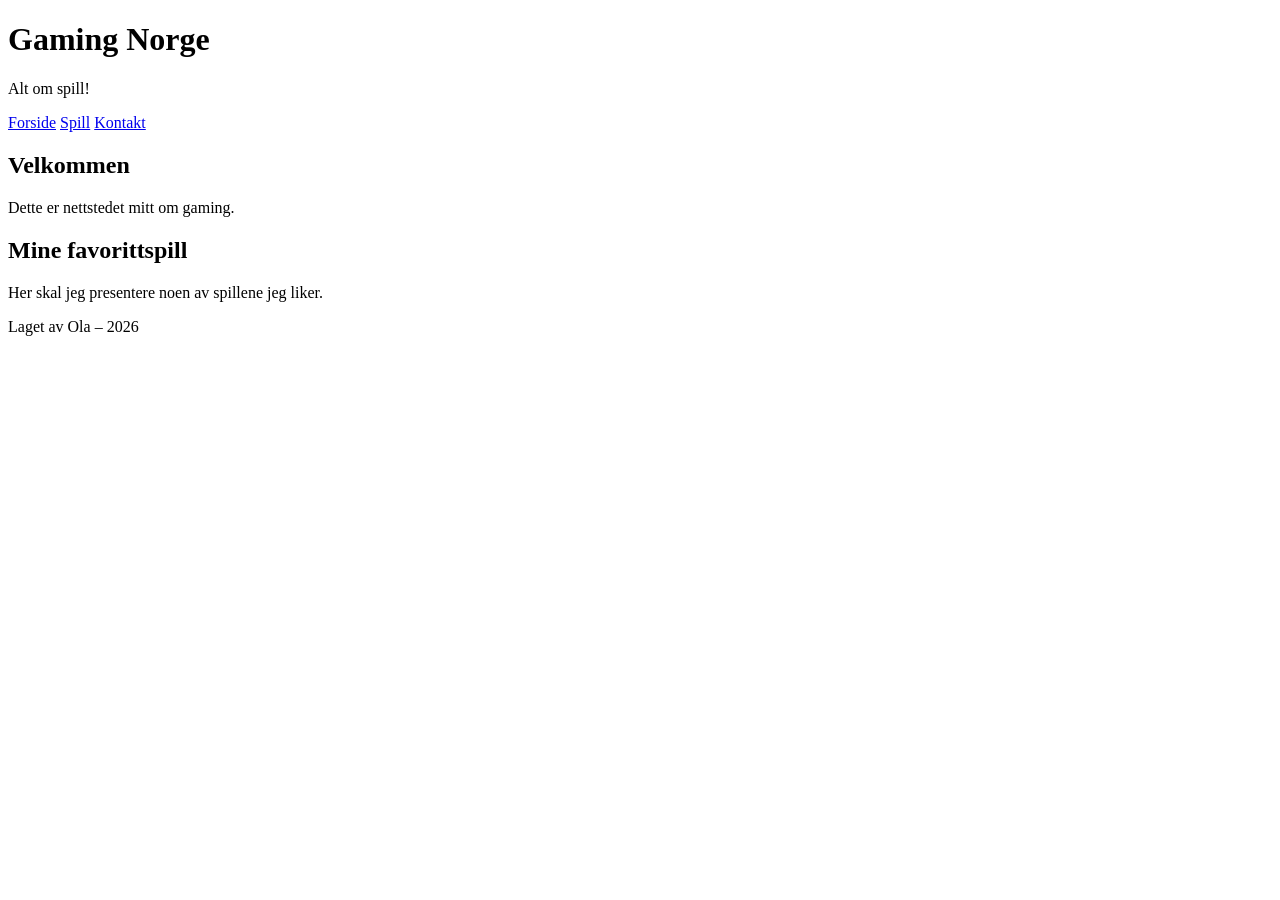
<file: gaming-nettsted/index.html>
<!DOCTYPE html>
<html lang="nb">

<head>
    <meta charset="UTF-8">
    <title>Gaming Norge</title>
</head>

<body>

    <header>
        <h1>Gaming Norge</h1>
        <p>Alt om spill!</p>
    </header>

    <nav>
        <a href="index.html">Forside</a>
        <a href="spill.html">Spill</a>
        <a href="kontakt.html">Kontakt</a>
    </nav>

    <main>

        <section>
            <h2>Velkommen</h2>
            <p>Dette er nettstedet mitt om gaming.</p>
        </section>

        <section>
            <h2>Mine favorittspill</h2>
            <p>Her skal jeg presentere noen av spillene jeg liker.</p>
        </section>

    </main>

    <footer>
        <p>Laget av Ola – 2026</p>
    </footer>

</body>

</html>
</file>
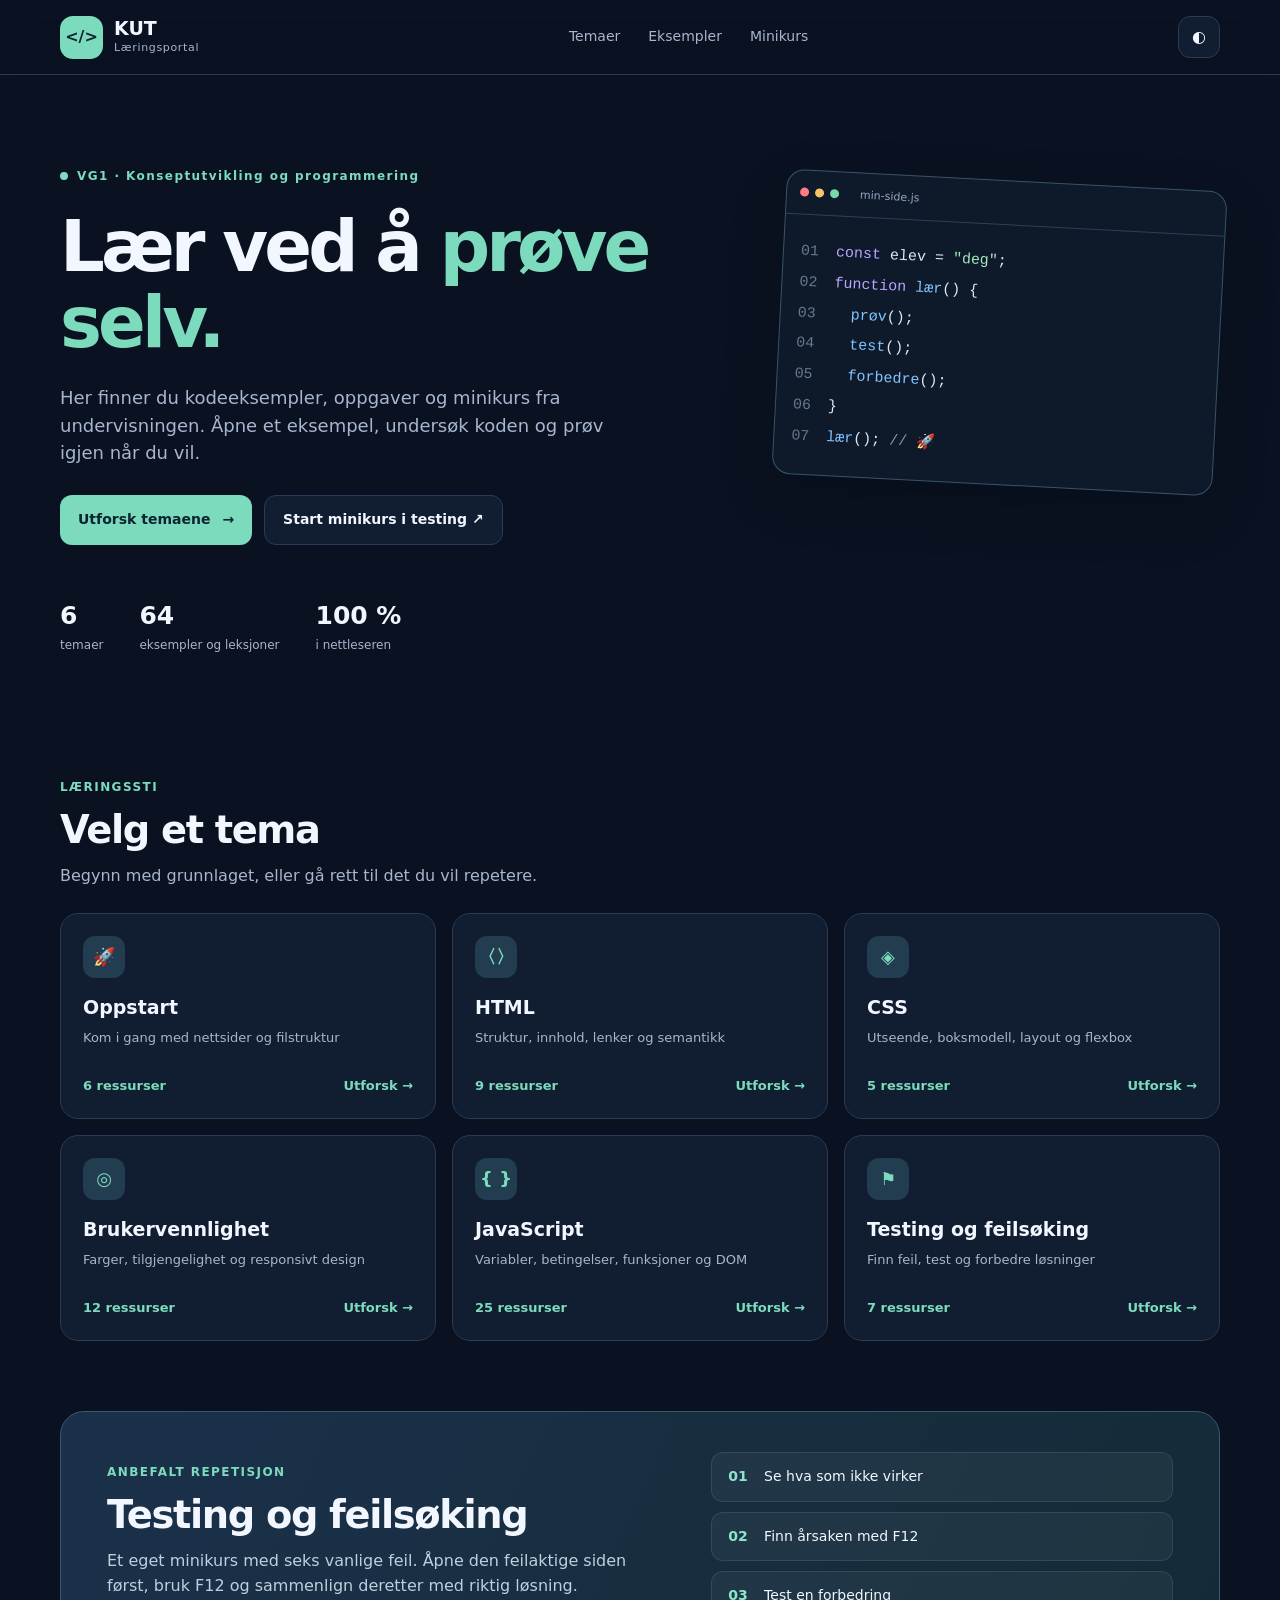
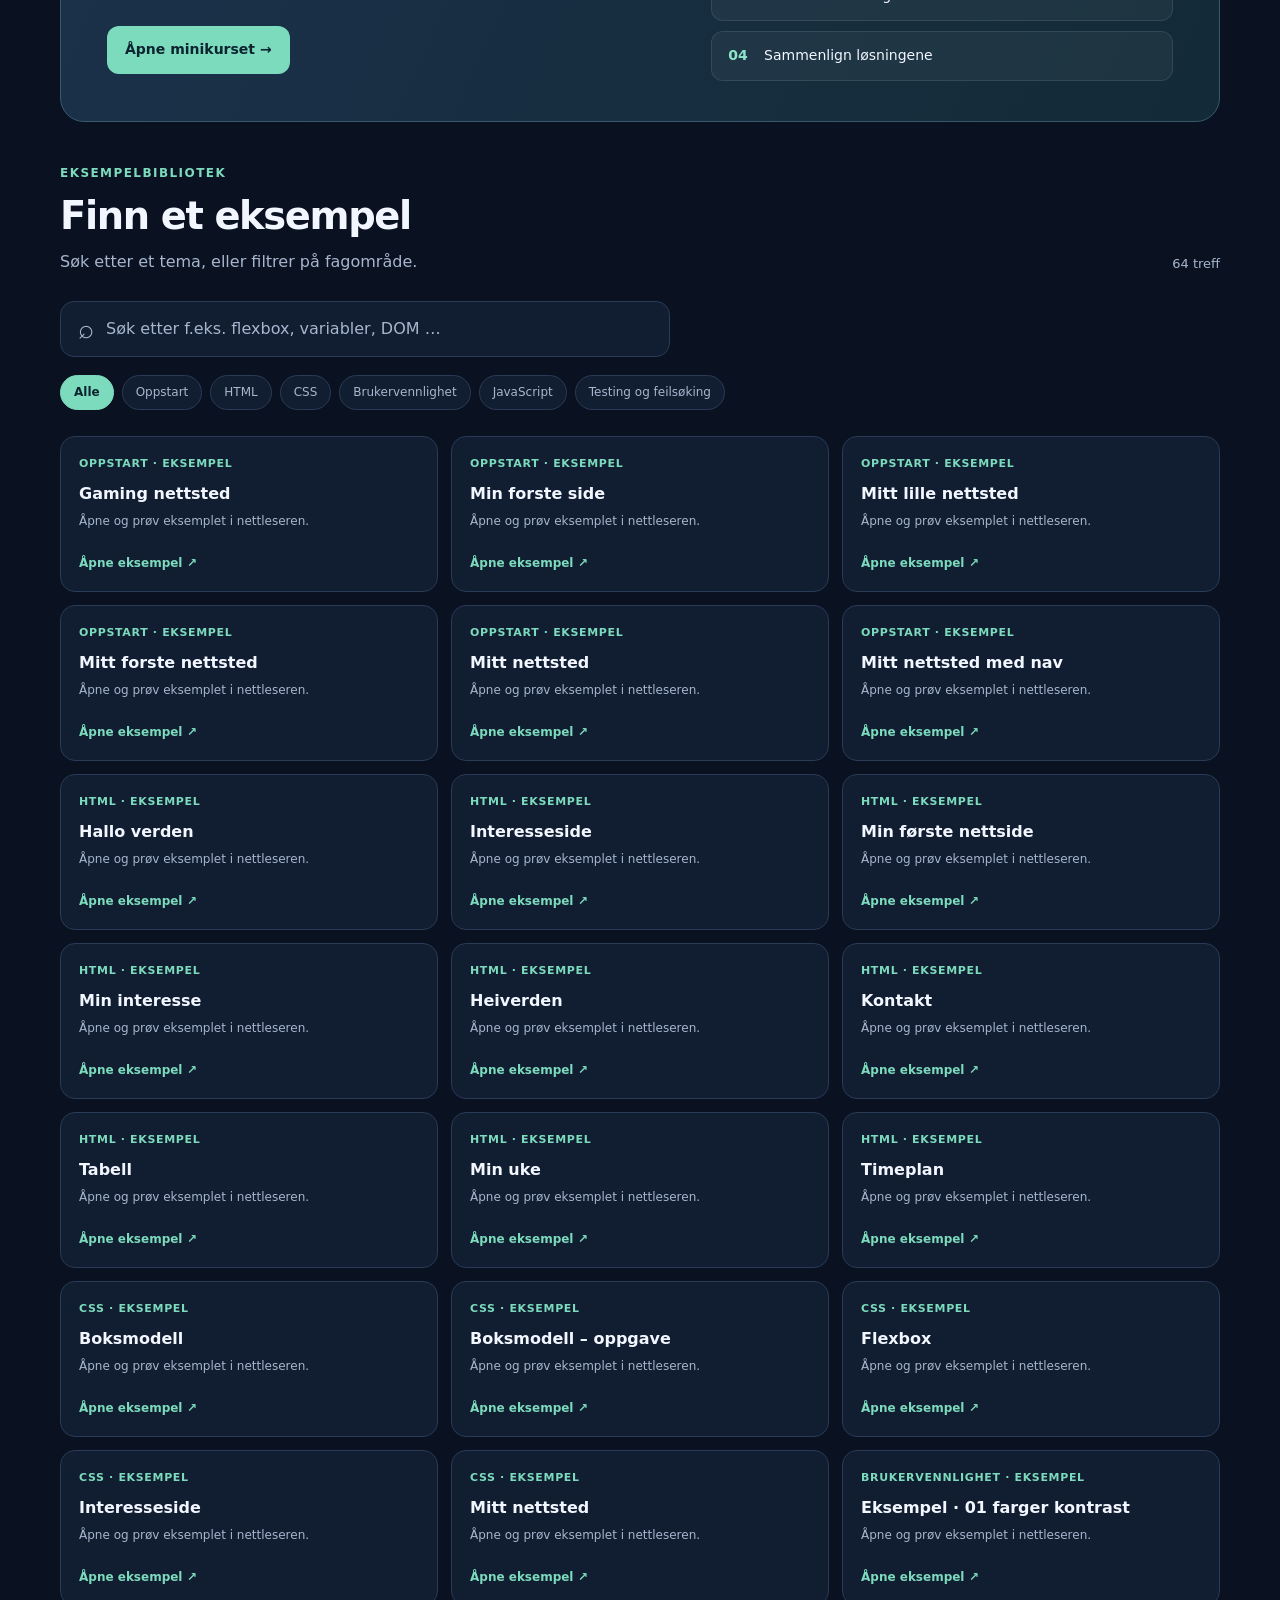
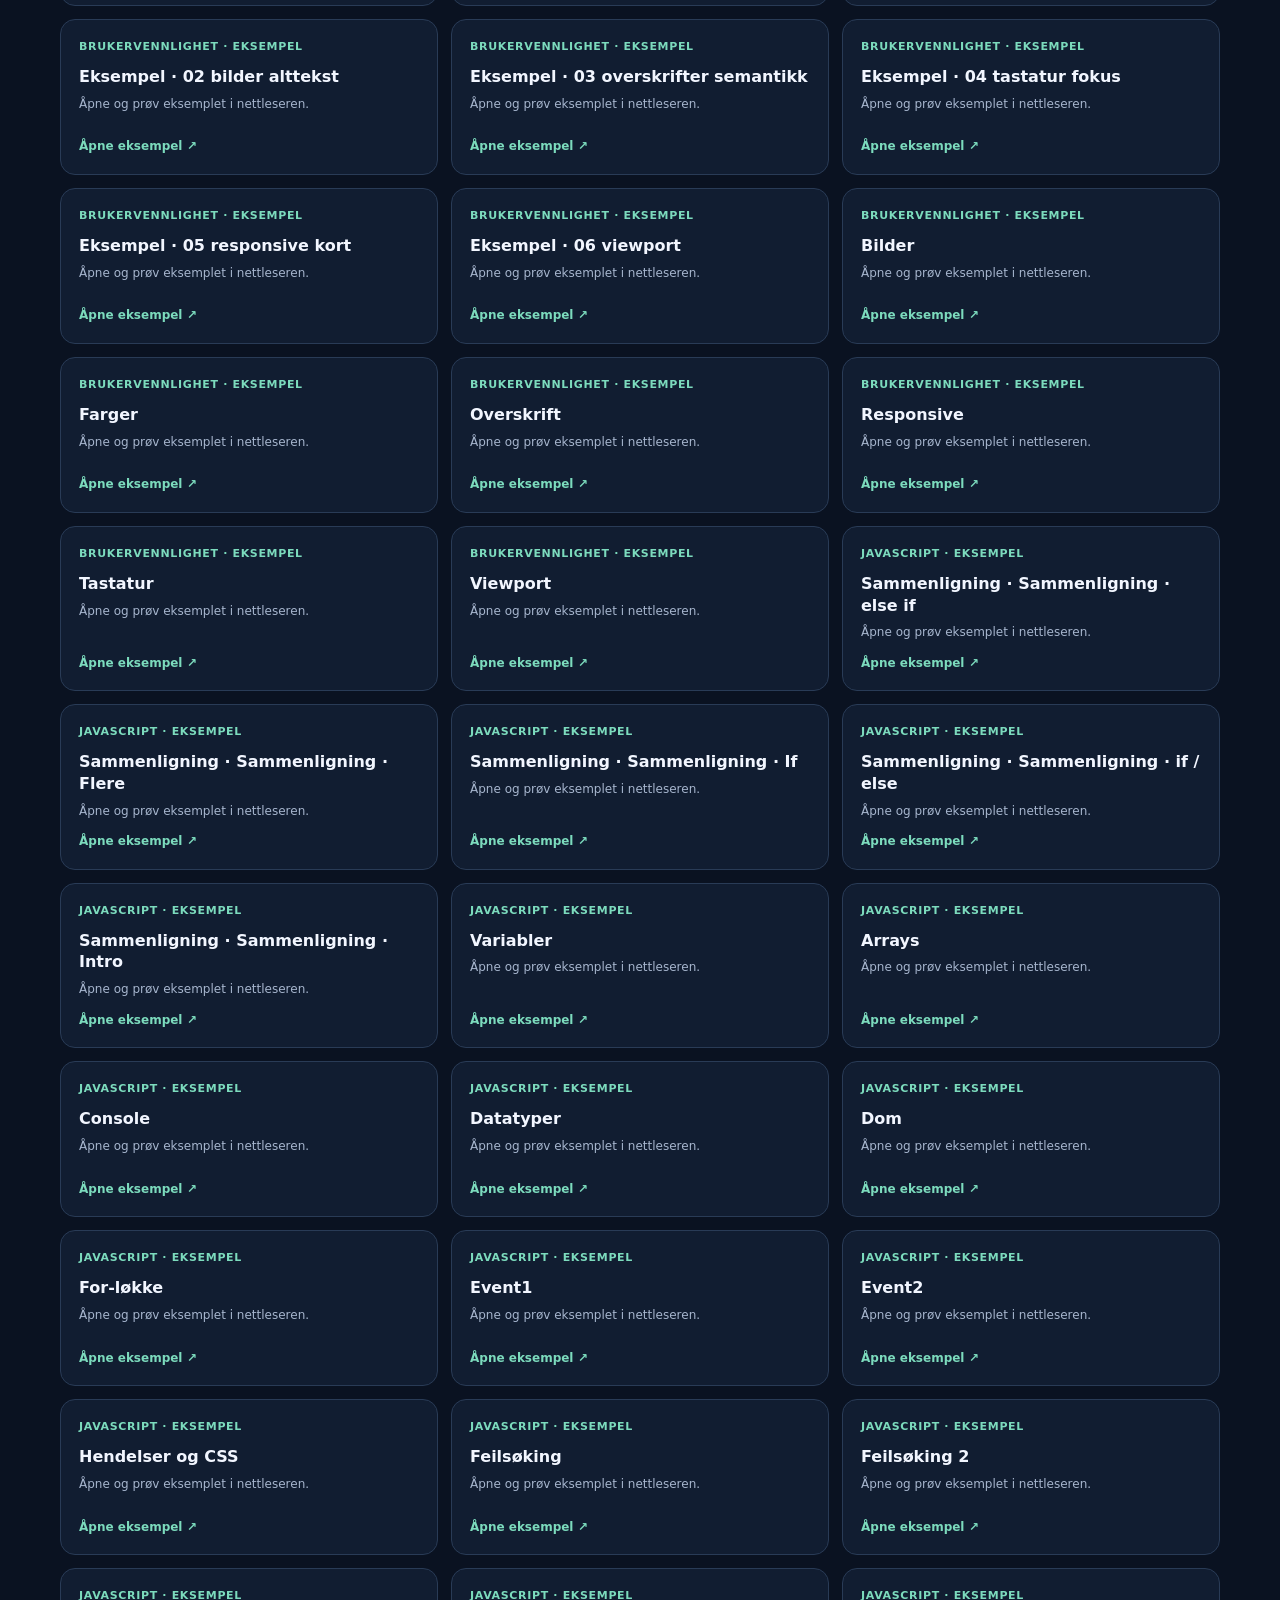
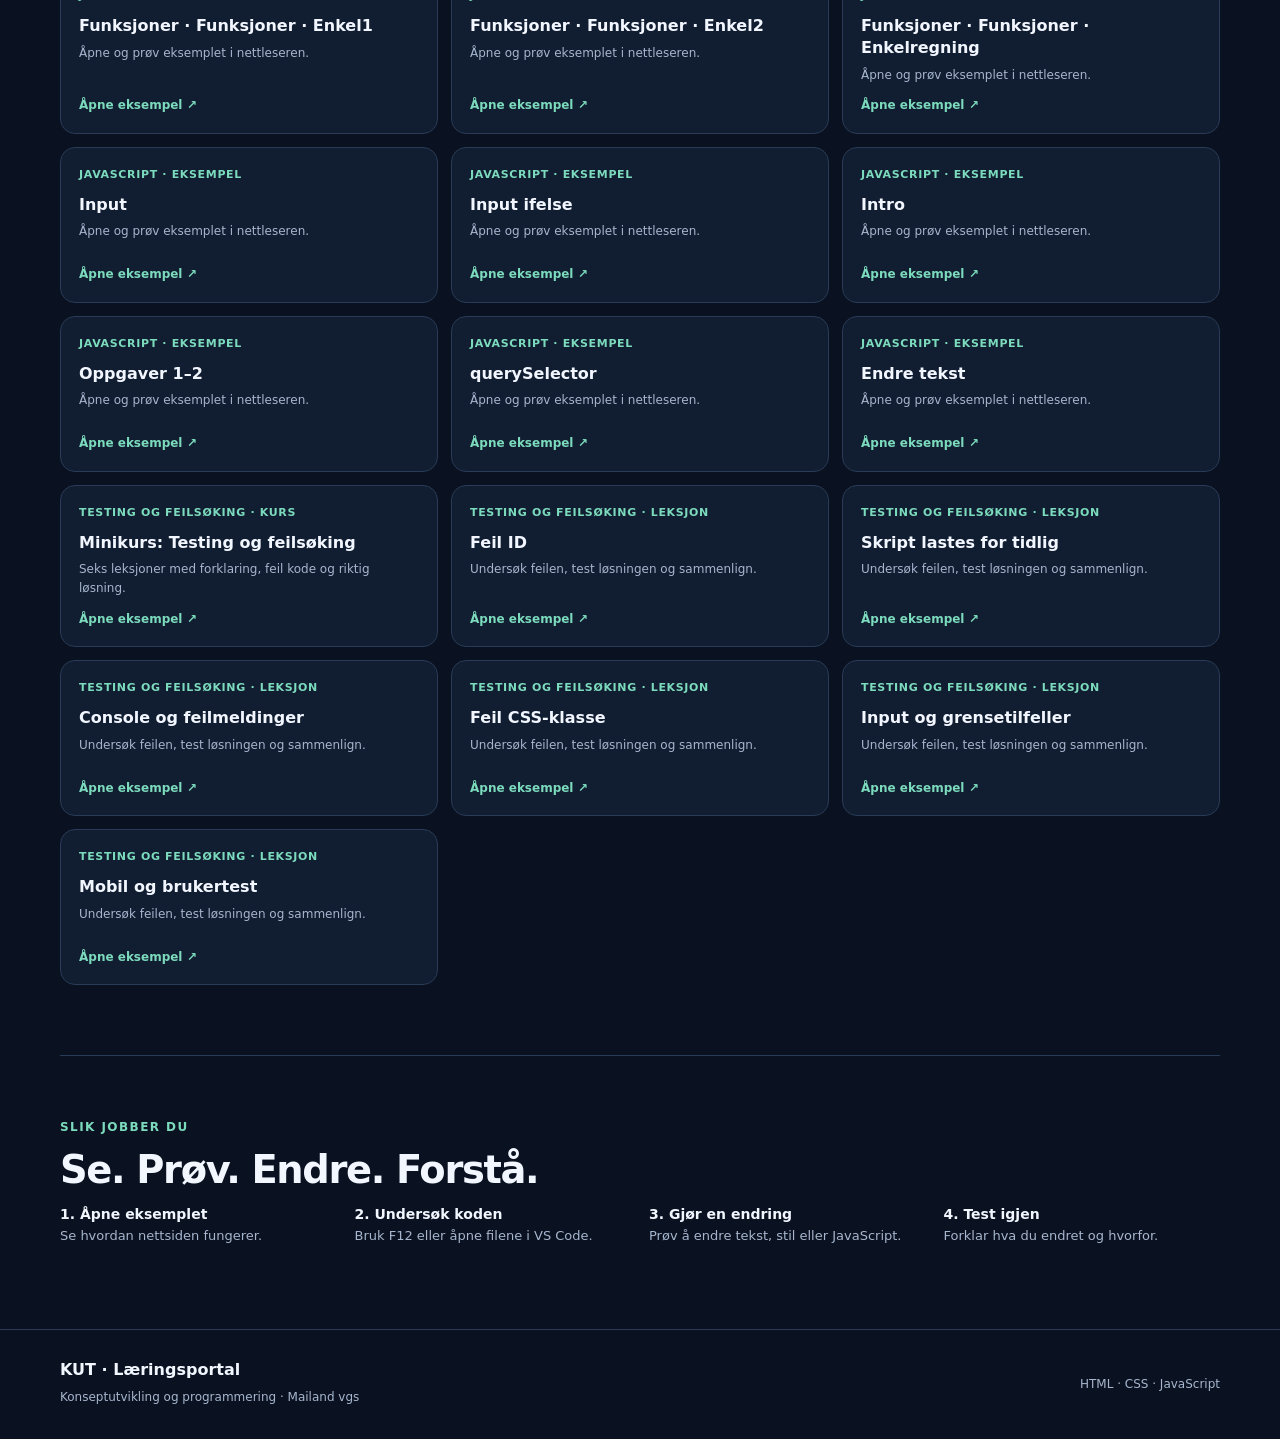
<file: GH/index.html>
<!doctype html>
<html lang="no"><head><meta charset="utf-8"><meta name="viewport" content="width=device-width, initial-scale=1"><meta name="theme-color" content="#0b1425"><meta name="description" content="KUT læringsportal – øv på HTML, CSS, JavaScript, brukervennlighet og testing."><title>KUT · Læringsportal</title><link rel="stylesheet" href="assets/style.css"></head>
<body><a class="skip" href="#main">Hopp til innhold</a><header class="top"><div class="shell top-inner"><a class="brand" href="./"><span class="brand-mark">&lt;/&gt;</span><span><strong>KUT</strong><small>Læringsportal</small></span></a><nav aria-label="Hovedmeny"><a href="#tema">Temaer</a><a href="#alle">Eksempler</a><a href="eksempler/Testing/index.html">Minikurs</a></nav><button id="theme" class="icon-btn" aria-label="Bytt fargetema" title="Bytt fargetema">◐</button></div></header>
<main id="main"><section class="hero shell"><div class="eyebrow"><span class="dot"></span> VG1 · Konseptutvikling og programmering</div><h1>Lær ved å <em>prøve selv.</em></h1><p>Her finner du kodeeksempler, oppgaver og minikurs fra undervisningen. Åpne et eksempel, undersøk koden og prøv igjen når du vil.</p><div class="hero-actions"><a class="primary" href="#tema">Utforsk temaene <span aria-hidden="true">→</span></a><a class="secondary" href="eksempler/Testing/index.html">Start minikurs i testing ↗</a></div><div class="stats"><div><strong id="countTopics">6</strong><span>temaer</span></div><div><strong id="countItems">–</strong><span>eksempler og leksjoner</span></div><div><strong>100 %</strong><span>i nettleseren</span></div></div><div class="hero-art" aria-hidden="true"><div class="editor"><div class="editor-bar"><i></i><i></i><i></i><span>min-side.js</span></div><div class="code"><span class="ln">01</span> <b>const</b> elev = <span class="str">"deg"</span>;<br><span class="ln">02</span> <b>function</b> <span class="fn">lær</span>() {<br><span class="ln">03</span> &nbsp; <span class="fn">prøv</span>();<br><span class="ln">04</span> &nbsp; <span class="fn">test</span>();<br><span class="ln">05</span> &nbsp; <span class="fn">forbedre</span>();<br><span class="ln">06</span> }<br><span class="ln">07</span> <span class="fn">lær</span>(); <span class="comment">// 🚀</span></div></div></div></section>
<section id="tema" class="section shell"><div class="section-head"><div><span class="kicker">LÆRINGSSTI</span><h2>Velg et tema</h2><p>Begynn med grunnlaget, eller gå rett til det du vil repetere.</p></div></div><div id="topicGrid" class="topic-grid"></div></section>
<section class="feature shell"><div><span class="kicker">ANBEFALT REPETISJON</span><h2>Testing og feilsøking</h2><p>Et eget minikurs med seks vanlige feil. Åpne den feilaktige siden først, bruk F12 og sammenlign deretter med riktig løsning.</p><a class="primary" href="eksempler/Testing/index.html">Åpne minikurset →</a></div><div class="feature-steps"><div><span>01</span> Se hva som ikke virker</div><div><span>02</span> Finn årsaken med F12</div><div><span>03</span> Test en forbedring</div><div><span>04</span> Sammenlign løsningene</div></div></section>
<section id="alle" class="section shell"><div class="section-head"><div><span class="kicker">EKSEMPELBIBLIOTEK</span><h2>Finn et eksempel</h2><p>Søk etter et tema, eller filtrer på fagområde.</p></div><span id="resultCount" class="result-count"></span></div><div class="filters"><label class="search"><span aria-hidden="true">⌕</span><input id="search" type="search" placeholder="Søk etter f.eks. flexbox, variabler, DOM …" aria-label="Søk i eksempler"></label><div id="chips" class="chips" aria-label="Filtrer på tema"></div></div><div id="cards" class="example-grid" aria-live="polite"></div><p id="empty" class="empty" hidden>Ingen treff. Prøv et annet søkeord eller tema.</p></section>
<section class="tips shell"><div><span class="kicker">SLIK JOBBER DU</span><h2>Se. Prøv. Endre. Forstå.</h2></div><div class="tip-grid"><p><strong>1. Åpne eksemplet</strong><br>Se hvordan nettsiden fungerer.</p><p><strong>2. Undersøk koden</strong><br>Bruk F12 eller åpne filene i VS Code.</p><p><strong>3. Gjør en endring</strong><br>Prøv å endre tekst, stil eller JavaScript.</p><p><strong>4. Test igjen</strong><br>Forklar hva du endret og hvorfor.</p></div></section></main><footer><div class="shell footer-inner"><div><strong>KUT · Læringsportal</strong><p>Konseptutvikling og programmering · Mailand vgs</p></div><span>HTML · CSS · JavaScript</span></div></footer><script src="assets/app.js" defer></script></body></html>
</file>
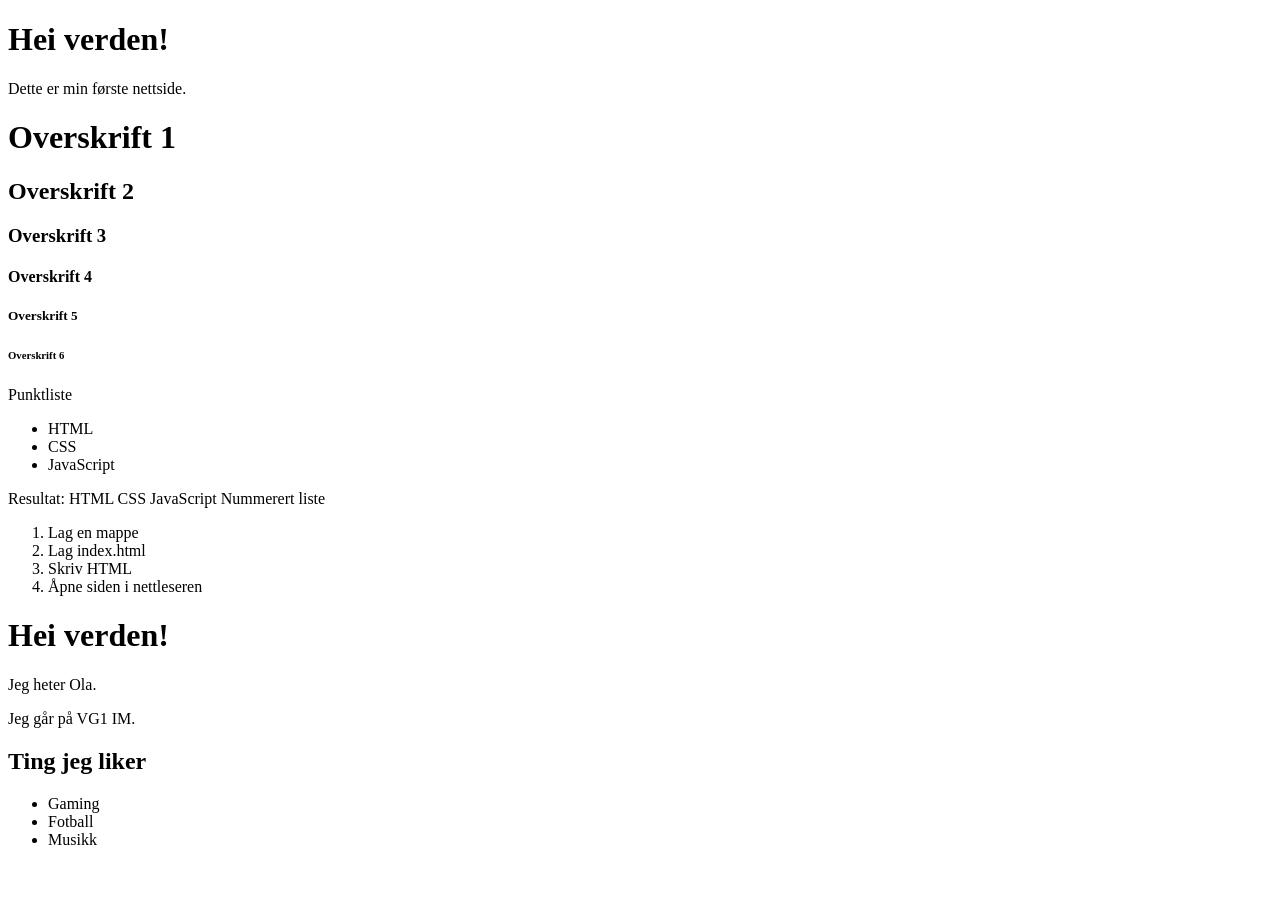
<file: min-forste-side/index.html>
<!DOCTYPE html>

<html lang="nb">

<head>
    <meta charset="UTF-8">
    <title>Min første nettside</title>
</head>

<body>

    <h1>Hei verden!</h1>

    <p>Dette er min første nettside.</p>


    <h1>Overskrift 1</h1> <h2>Overskrift 2</h2> <h3>Overskrift 3</h3> <h4>Overskrift 4</h4> <h5>Overskrift 5</h5> <h6>Overskrift 6</h6>


Punktliste
<ul>
    <li>HTML</li>
    <li>CSS</li>
    <li>JavaScript</li>
</ul>

Resultat:

HTML
CSS
JavaScript
Nummerert liste
<ol>
    <li>Lag en mappe</li>
    <li>Lag index.html</li>
    <li>Skriv HTML</li>
    <li>Åpne siden i nettleseren</li>
</ol>



<h1>Hei verden!</h1>
<p>Jeg heter Ola.</p>
<p>Jeg går på VG1 IM.</p>
<h2>Ting jeg liker</h2>
<ul>
     <li>Gaming</li> 
     <li>Fotball</li> 
     <li>Musikk</li> 
</ul>

</body>

</html>
</file>
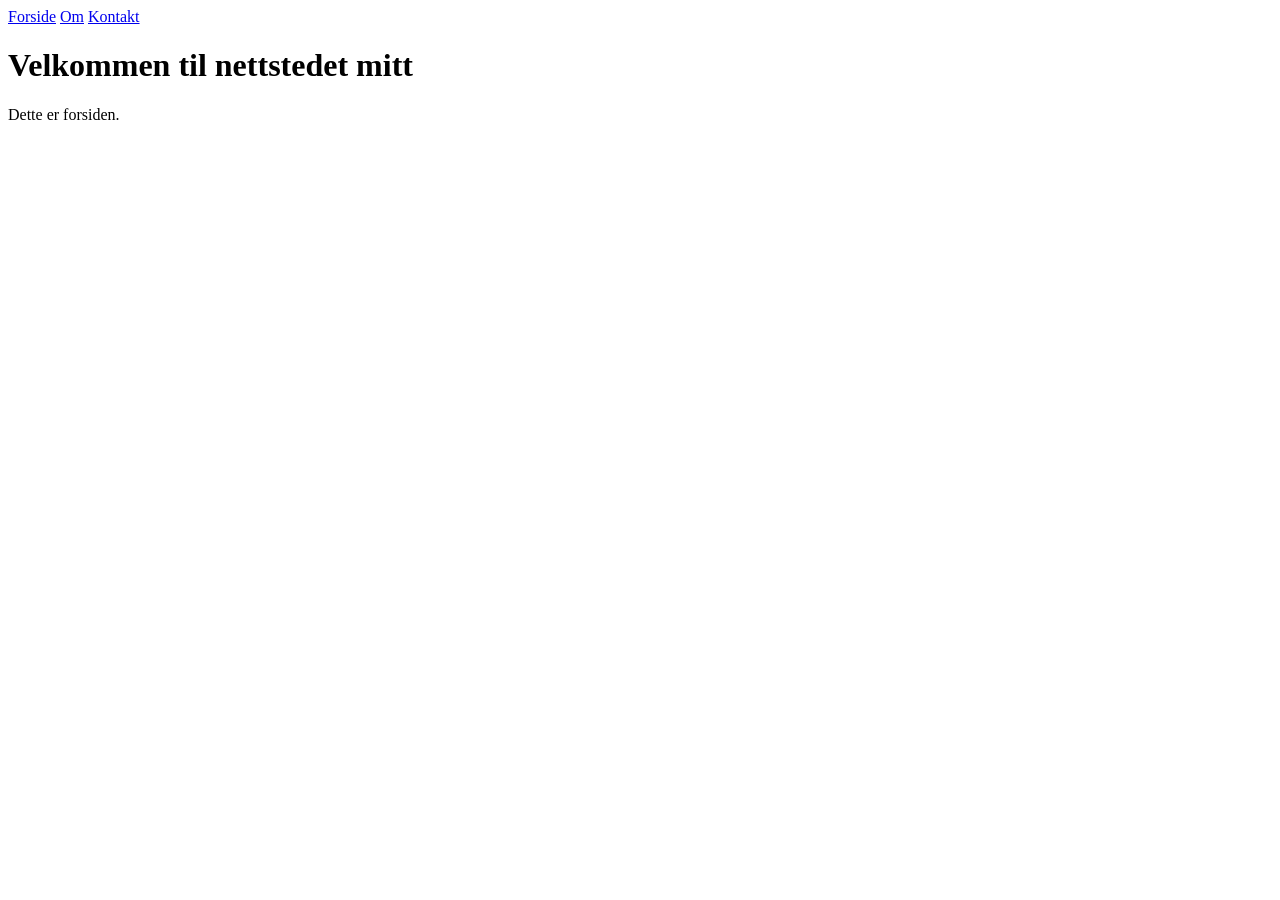
<file: mitt-nettsted med nav/index.html>
<!DOCTYPE html>
<html lang="nb">

<head>
    <meta charset="UTF-8">
    <title>Forside</title>
</head>

<body>
<nav>

    <a href="index.html">Forside</a>

    <a href="om-oss.html">Om</a>

    <a href="kontakt.html">Kontakt</a>

</nav>
    <h1>Velkommen til nettstedet mitt</h1>

    <p>Dette er forsiden.</p>

</body>

</html>
</file>
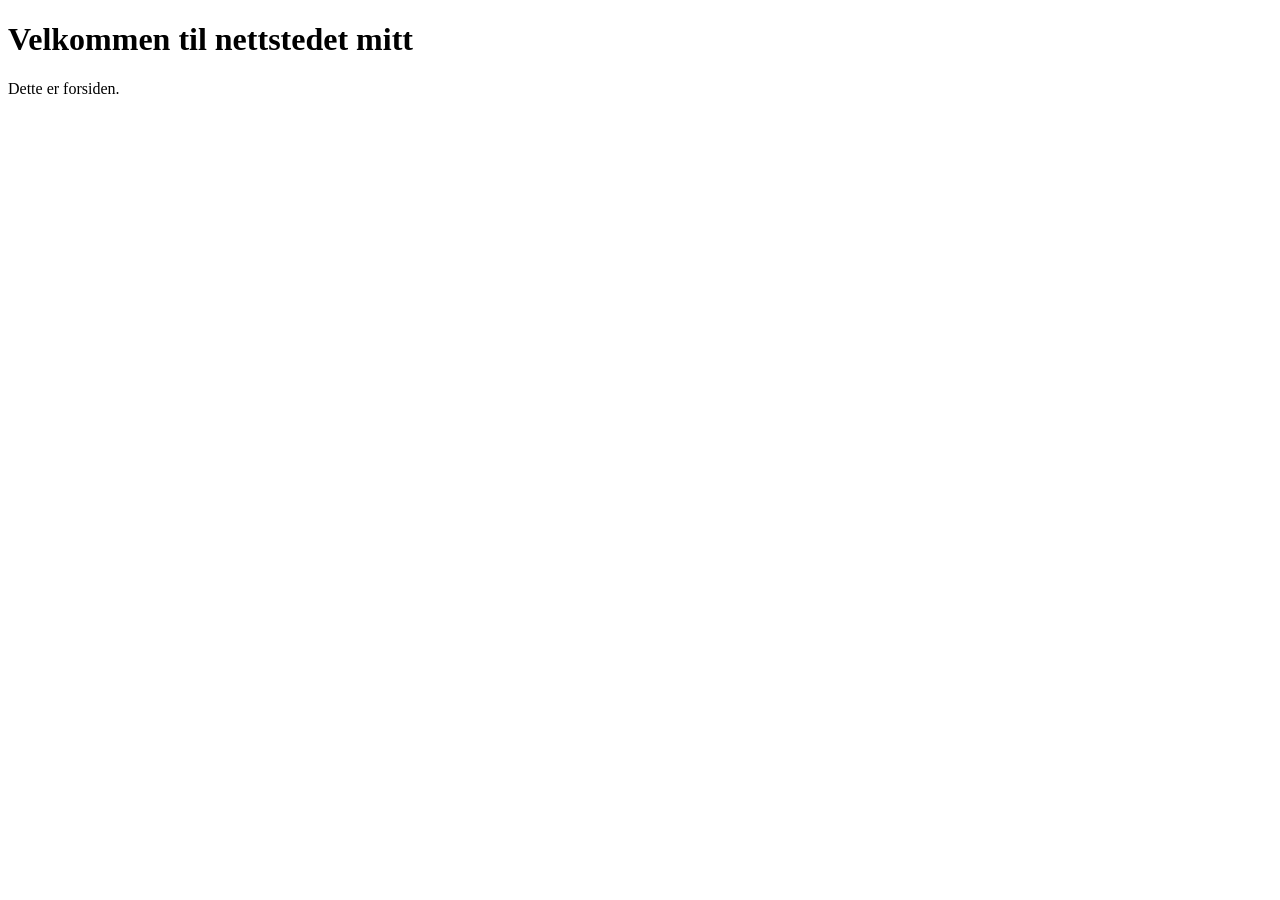
<file: mitt-nettsted/index.html>
<!DOCTYPE html>
<html lang="nb">

<head>
    <meta charset="UTF-8">
    <title>Forside</title>
</head>

<body>

    <h1>Velkommen til nettstedet mitt</h1>

    <p>Dette er forsiden.</p>

</body>

</html>
</file>
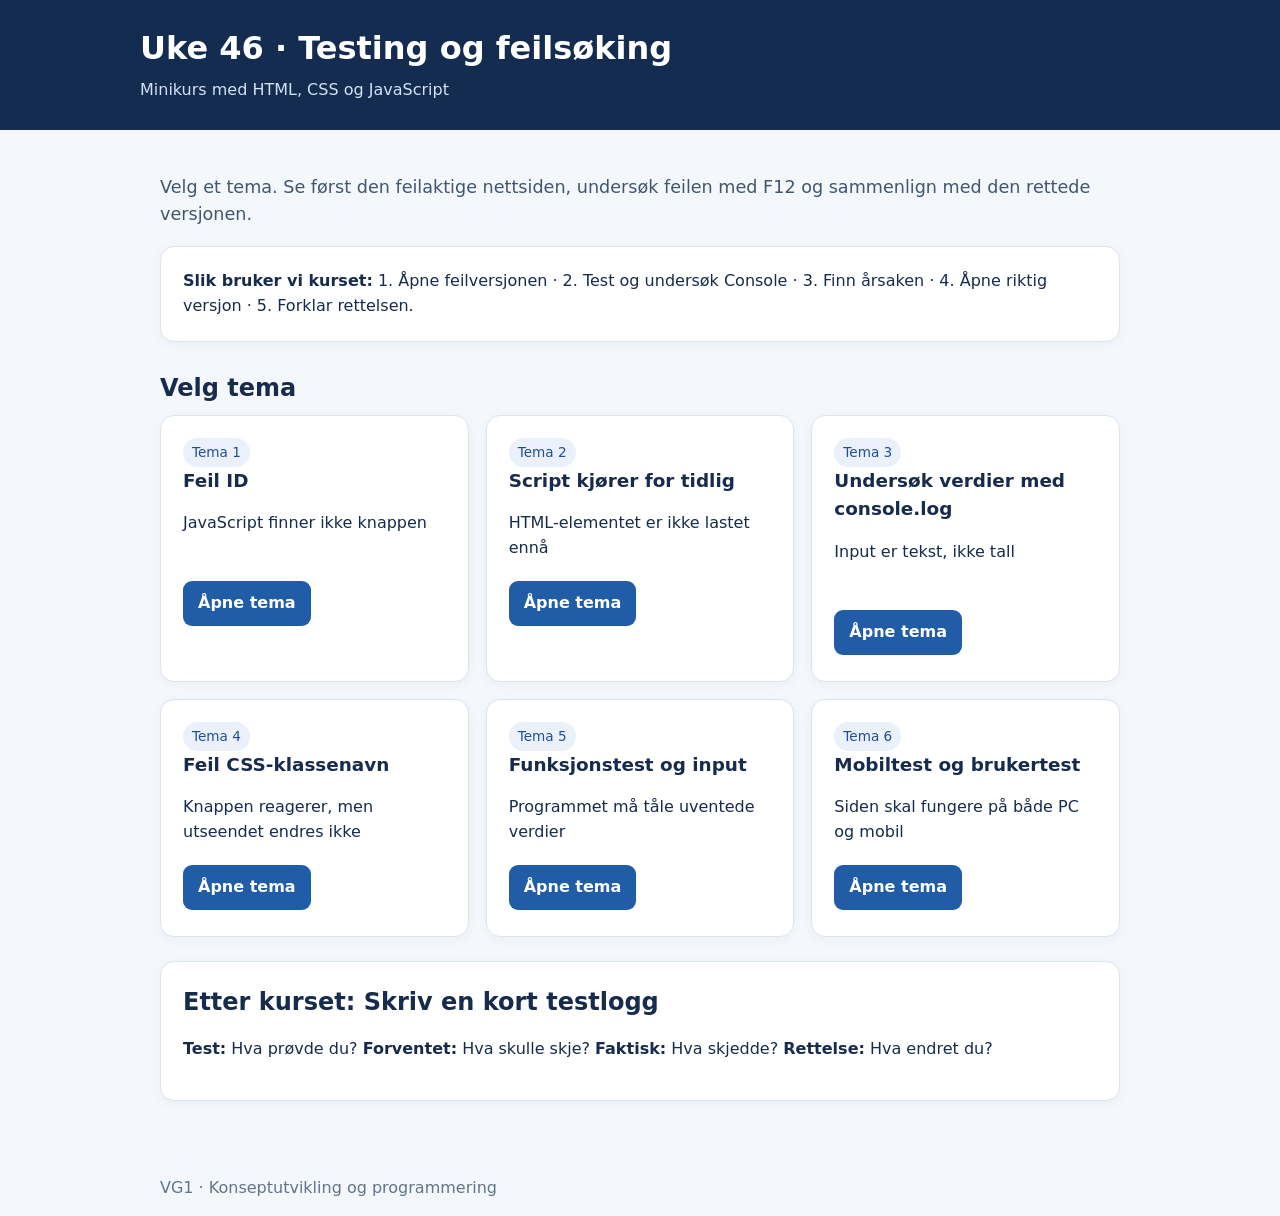
<file: Testing/index.html>
<!doctype html>
<html lang="no">

<head>
    <meta charset="utf-8">
    <meta name="viewport" content="width=device-width,initial-scale=1">
    <title>Testing og feilsøking – minikurs</title>
    <link rel="stylesheet" href="kurs.css">
</head>

<body>
    <header>
        <h1>Uke 46 · Testing og feilsøking</h1>
        <p>Minikurs med HTML, CSS og JavaScript</p>
    </header>
    <main>
        <p class="lead">Velg et tema. Se først den feilaktige nettsiden, undersøk feilen med F12 og sammenlign med den
            rettede versjonen.</p>
        <div class="panel"><strong>Slik bruker vi kurset:</strong> 1. Åpne feilversjonen · 2. Test og undersøk Console ·
            3. Finn årsaken · 4. Åpne riktig versjon · 5. Forklar rettelsen.</div>
        <h2 style="margin-top:28px">Velg tema</h2>
        <div class="grid">
            <article class="card"><span class="tag">Tema 1</span>
                <h2>Feil ID</h2>
                <p>JavaScript finner ikke knappen</p><a class="btn" href="tema_01.html">Åpne tema</a>
            </article>
            <article class="card"><span class="tag">Tema 2</span>
                <h2>Script kjører for tidlig</h2>
                <p>HTML-elementet er ikke lastet ennå</p><a class="btn" href="tema_02.html">Åpne tema</a>
            </article>
            <article class="card"><span class="tag">Tema 3</span>
                <h2>Undersøk verdier med console.log</h2>
                <p>Input er tekst, ikke tall</p><a class="btn" href="tema_03.html">Åpne tema</a>
            </article>
            <article class="card"><span class="tag">Tema 4</span>
                <h2>Feil CSS-klassenavn</h2>
                <p>Knappen reagerer, men utseendet endres ikke</p><a class="btn" href="tema_04.html">Åpne tema</a>
            </article>
            <article class="card"><span class="tag">Tema 5</span>
                <h2>Funksjonstest og input</h2>
                <p>Programmet må tåle uventede verdier</p><a class="btn" href="tema_05.html">Åpne tema</a>
            </article>
            <article class="card"><span class="tag">Tema 6</span>
                <h2>Mobiltest og brukertest</h2>
                <p>Siden skal fungere på både PC og mobil</p><a class="btn" href="tema_06.html">Åpne tema</a>
            </article>
        </div>
        <section class="panel" style="margin-top:24px">
            <h2>Etter kurset: Skriv en kort testlogg</h2>
            <p><strong>Test:</strong> Hva prøvde du? <strong>Forventet:</strong> Hva skulle skje?
                <strong>Faktisk:</strong> Hva skjedde? <strong>Rettelse:</strong> Hva endret du?</p>
        </section>
    </main>
    <footer>VG1 · Konseptutvikling og programmering</footer>
</body>

</html>
</file>
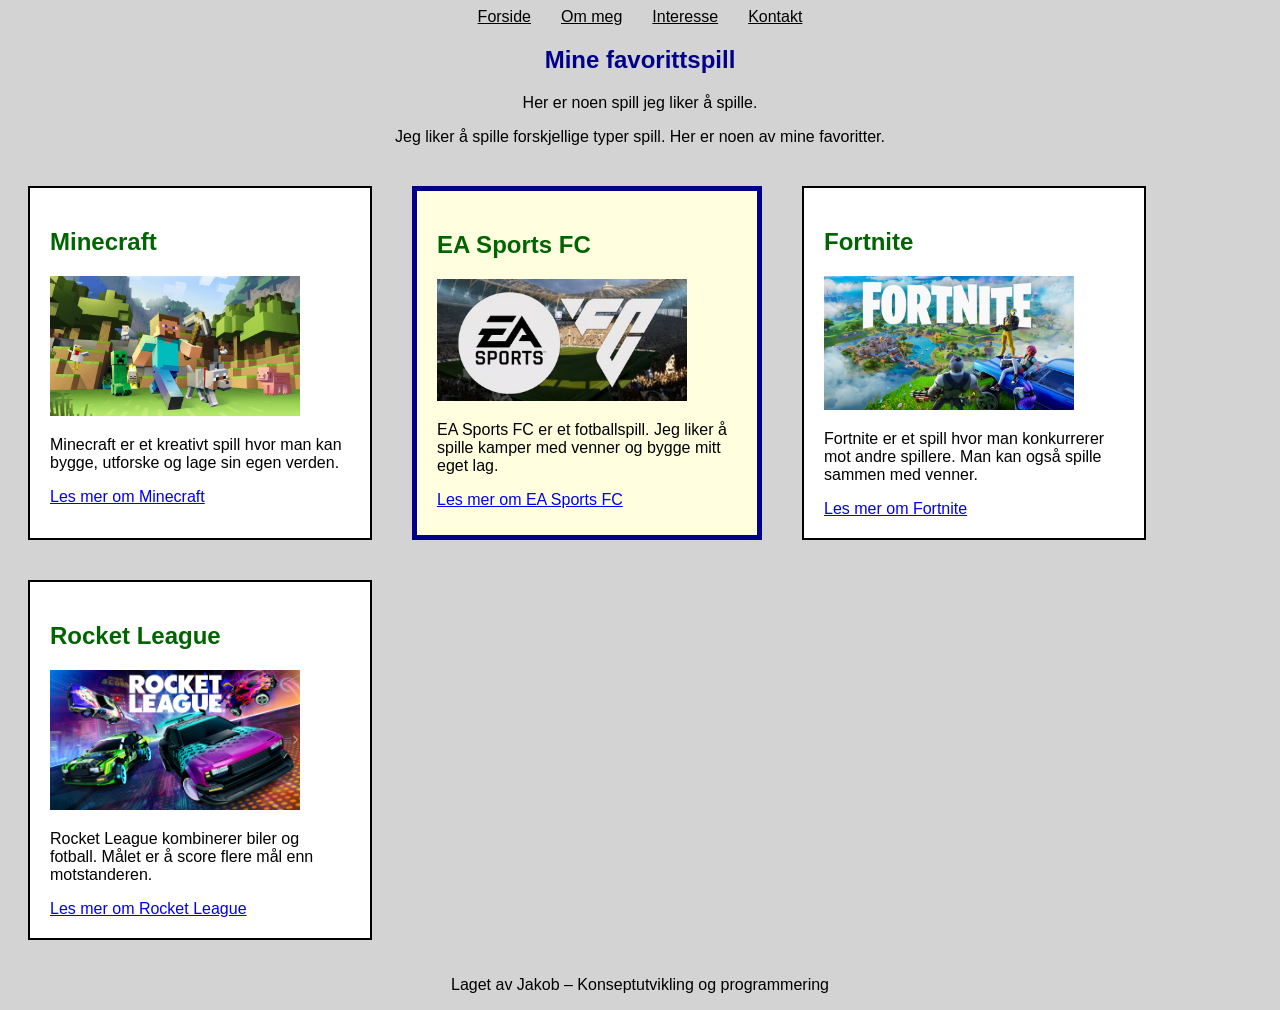
<file: CSS/boksmodell-oppg/index.html>
<!DOCTYPE html>
<html lang="no">

<head>
    <meta charset="UTF-8">
    <title>Mine favorittspill</title>
    <link rel="stylesheet" href="style.css">
</head>

<body>

    <header>
        <nav>
            <a href="index.html">Forside</a>
            <a href="om.html">Om meg</a>
            <a href="interesse.html">Interesse</a>
            <a href="kontakt.html">Kontakt</a>
        </nav>


    </header>

    <section class="intro">
                <h1>Mine favorittspill</h1>
        <p>Her er noen spill jeg liker å spille.</p>
        <p>
            Jeg liker å spille forskjellige typer spill. Her er noen av mine favoritter.
        </p>
    </section>
    <main class="kort-container">

        <section class="kort">
            <h2>Minecraft</h2>

            <img src="bilder/minecraft.jpg" alt="Minecraft">

            <p>
                Minecraft er et kreativt spill hvor man kan bygge,
                utforske og lage sin egen verden.
            </p>

            <a href="https://www.minecraft.net/">Les mer om Minecraft</a>
        </section>


        <section class="kort favoritt">
            <h2>EA Sports FC</h2>

            <img src="bilder/ea.png" alt="EA Sports FC">

            <p>
                EA Sports FC er et fotballspill. Jeg liker å spille
                kamper med venner og bygge mitt eget lag.
            </p>

            <a href="https://www.ea.com/games/ea-sports-fc">Les mer om EA Sports FC</a>
        </section>


        <section class="kort">
            <h2>Fortnite</h2>

            <img src="bilder/fortnite.png" alt="Fortnite">

            <p>
                Fortnite er et spill hvor man konkurrerer mot andre
                spillere. Man kan også spille sammen med venner.
            </p>

            <a href="https://www.fortnite.com/">Les mer om Fortnite</a>
        </section>


        <section class="kort">
            <h2>Rocket League</h2>

            <img src="bilder/rocket.png" alt="Rocket League">

            <p>
                Rocket League kombinerer biler og fotball.
                Målet er å score flere mål enn motstanderen.
            </p>

            <a href="https://www.rocketleague.com/">Les mer om Rocket League</a>
        </section>

    </main>

    <footer>
        <p>Laget av Jakob – Konseptutvikling og programmering</p>
    </footer>

</body>

</html>
</file>
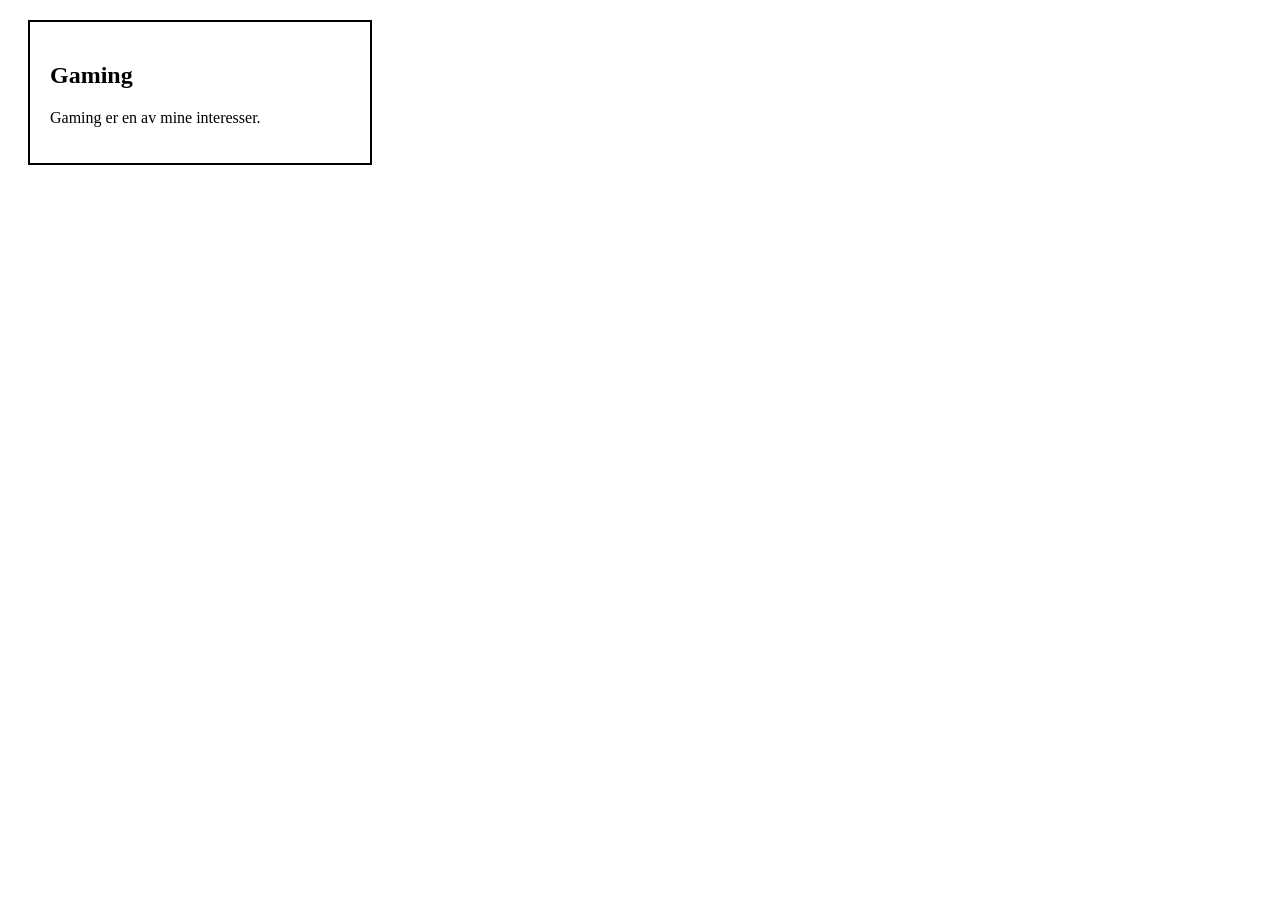
<file: CSS/boksmodell/index.html>
<html>
    <head>
        <link rel="stylesheet" href="style.css">
        <title>Boksmodell </title>
    </head>
    <body>
<header>

</header>

    <section class="kort">
        <h2>Gaming</h2>
        <p>Gaming er en av mine interesser.</p>
    </section>
    </body>
    </html>
</file>
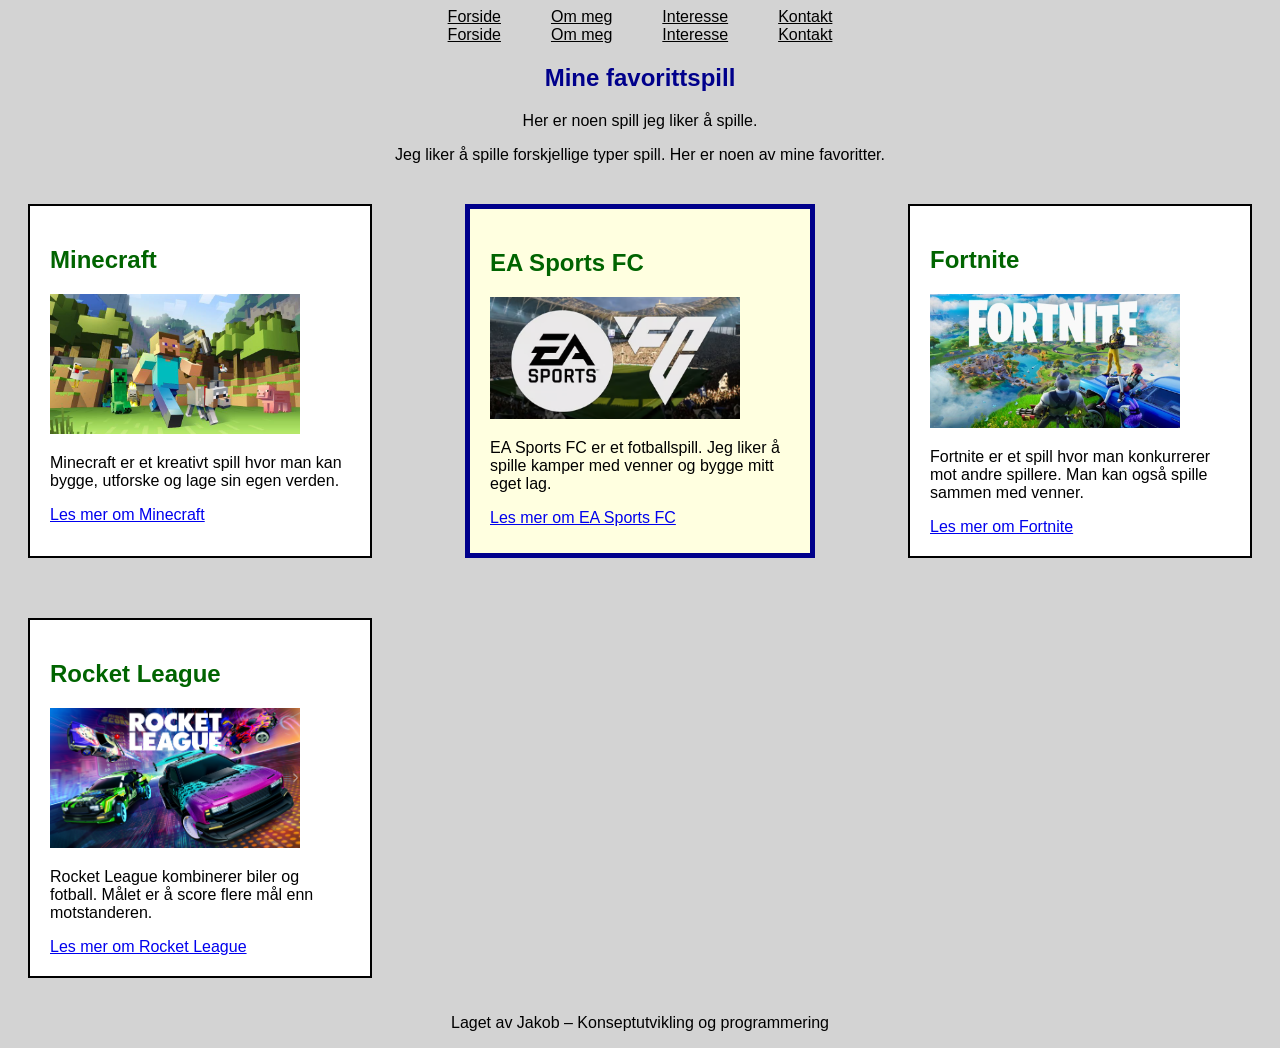
<file: CSS/flexbox/index.html>
<!DOCTYPE html>
<html lang="no">

<head>
    <meta charset="UTF-8">
    <title>Mine favorittspill</title>
    <link rel="stylesheet" href="style.css">
</head>

<body>

    <header>
        <nav CLASS="nav">
            <a href="index.html">Forside</a>
            <a href="om.html">Om meg</a>
            <a href="interesse.html">Interesse</a>
            <a href="kontakt.html">Kontakt</a>
        </nav>


    </header>

    <header>
        <nav CLASS="nav_NY">
            <a href="index.html">Forside</a>
            <a href="om.html">Om meg</a>
            <a href="interesse.html">Interesse</a>
            <a href="kontakt.html">Kontakt</a>
        </nav>


    </header>
    <section class="intro">
                <h1>Mine favorittspill</h1>
        <p>Her er noen spill jeg liker å spille.</p>
        <p>
            Jeg liker å spille forskjellige typer spill. Her er noen av mine favoritter.
        </p>
    </section>
    <main class="kort-container">

        <section class="kort">
            <h2>Minecraft</h2>

            <img src="bilder/minecraft.jpg" alt="Minecraft">

            <p>
                Minecraft er et kreativt spill hvor man kan bygge,
                utforske og lage sin egen verden.
            </p>

            <a href="https://www.minecraft.net/">Les mer om Minecraft</a>
        </section>


        <section class="kort favoritt">
            <h2>EA Sports FC</h2>

            <img src="bilder/ea.png" alt="EA Sports FC">

            <p>
                EA Sports FC er et fotballspill. Jeg liker å spille
                kamper med venner og bygge mitt eget lag.
            </p>

            <a href="https://www.ea.com/games/ea-sports-fc">Les mer om EA Sports FC</a>
        </section>


        <section class="kort">
            <h2>Fortnite</h2>

            <img src="bilder/fortnite.png" alt="Fortnite">

            <p>
                Fortnite er et spill hvor man konkurrerer mot andre
                spillere. Man kan også spille sammen med venner.
            </p>

            <a href="https://www.fortnite.com/">Les mer om Fortnite</a>
        </section>


        <section class="kort">
            <h2>Rocket League</h2>

            <img src="bilder/rocket.png" alt="Rocket League">

            <p>
                Rocket League kombinerer biler og fotball.
                Målet er å score flere mål enn motstanderen.
            </p>

            <a href="https://www.rocketleague.com/">Les mer om Rocket League</a>
        </section>

    </main>

    <footer>
        <p>Laget av Jakob – Konseptutvikling og programmering</p>
    </footer>

</body>

</html>
</file>
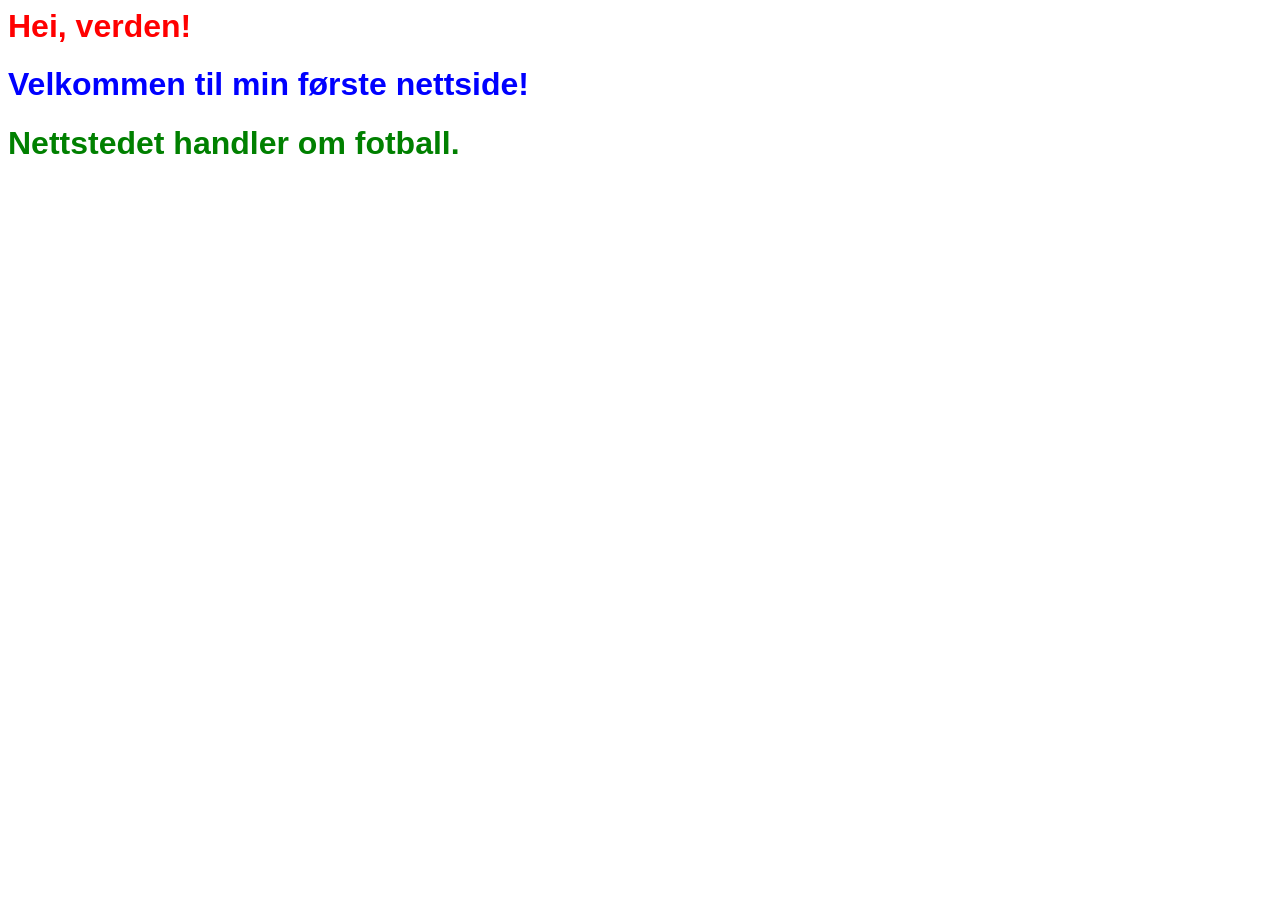
<file: HTML/hallo-verden/index.html>
<html>
    <head>
        <title>Min interesse nettside. Velkommen! </title>
        <link rel="stylesheet" href="style.css">
    </head>
    <body>
<header>
</header>


        <h1 class="hei">Hei, verden!</h1>
        <h1 class="linje2">Velkommen til min første nettside!</h1>
        <h1 class="linje3">Nettstedet handler om fotball.</h1>

    </body>
    </html>
</file>
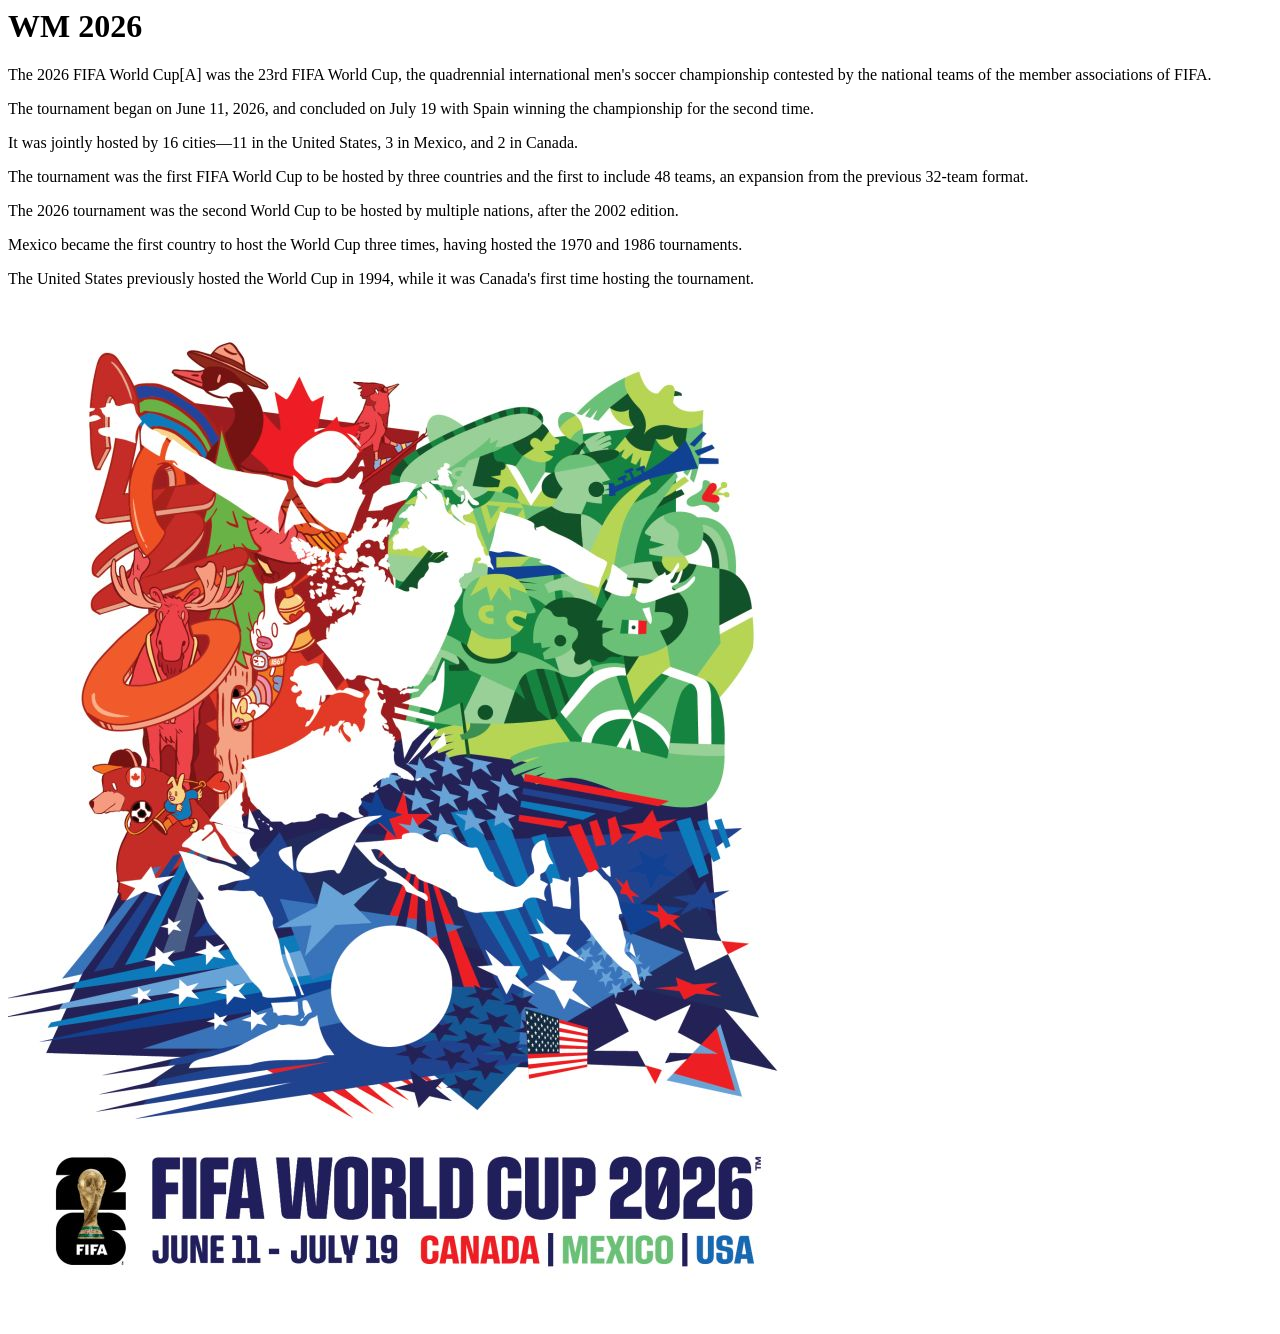
<file: HTML/interesseside/index.html>
<html>
    <head>
        <title>Min interesse nettside. Velkommen! </title>
    </head>
    <body>
<header>

</header>

        <h1><strong>WM 2026</strong></h1>
        <p>The 2026 FIFA World Cup[A] was the 23rd FIFA World Cup, the quadrennial international men's soccer championship contested by the national teams of the member associations of FIFA.</p>
        <p>The tournament began on June 11, 2026, and concluded on July 19 with Spain winning the championship for the second time.</p>
        <p>It was jointly hosted by 16 cities—11 in the United States, 3 in Mexico, and 2 in Canada.</p>
        <p></p>The tournament was the first FIFA World Cup to be hosted by three countries and the first to include 48 teams, an expansion from the previous 32-team format.</p>


<p>The 2026 tournament was the second World Cup to be hosted by multiple nations, after the 2002 edition.</p>
<p>Mexico became the first country to host the World Cup three times, having hosted the 1970 and 1986 tournaments.</p>
<p>The United States previously hosted the World Cup in 1994, while it was Canada's first time hosting the tournament.</p>
<img src="eksempel.jpg">
    </body>
    </html>
</file>
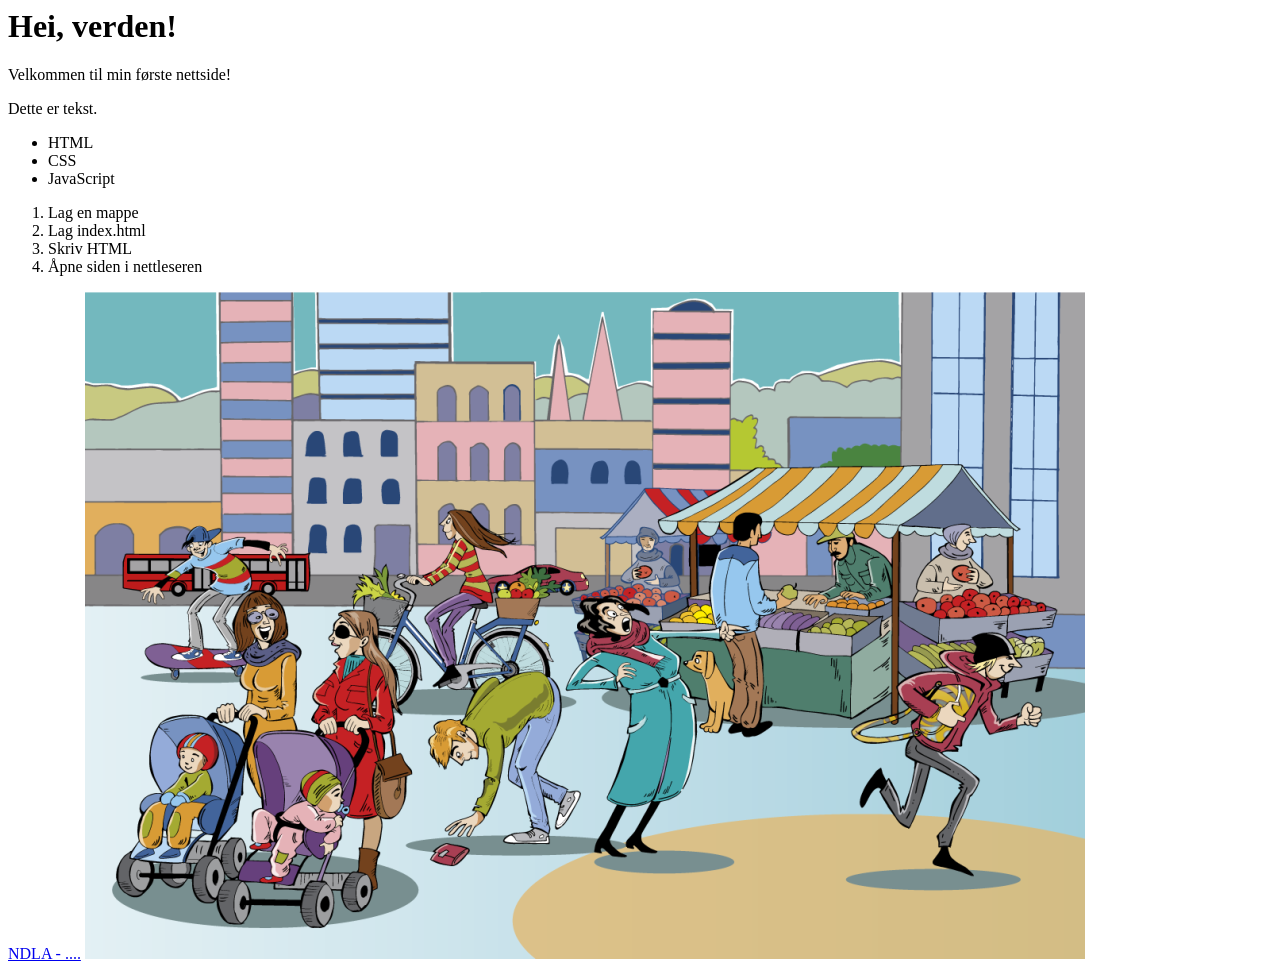
<file: HTML/min-forste-nettside/index.html>
<html>
    <head>
        <title>Min første nettside. Velkommen! </title>
    </head>
    <body>



        <h1>Hei, verden!</h1>
        <p>Velkommen til min første nettside!</p>
        <p>Dette er tekst.</p>

        <ul>
            <li>HTML</li>
    <li>CSS</li>
    <li>JavaScript</li>
</ul>

<ol>
    <li>Lag en mappe</li>
    <li>Lag index.html</li>
    <li>Skriv HTML</li>
    <li>Åpne siden i nettleseren</li>
</ol>

<a href="https://www.ndla.no">NDLA - ....</a>
<img src="./images/eksempel.png" alt="Eksempelbilde">
    </body>
    </html>
</file>
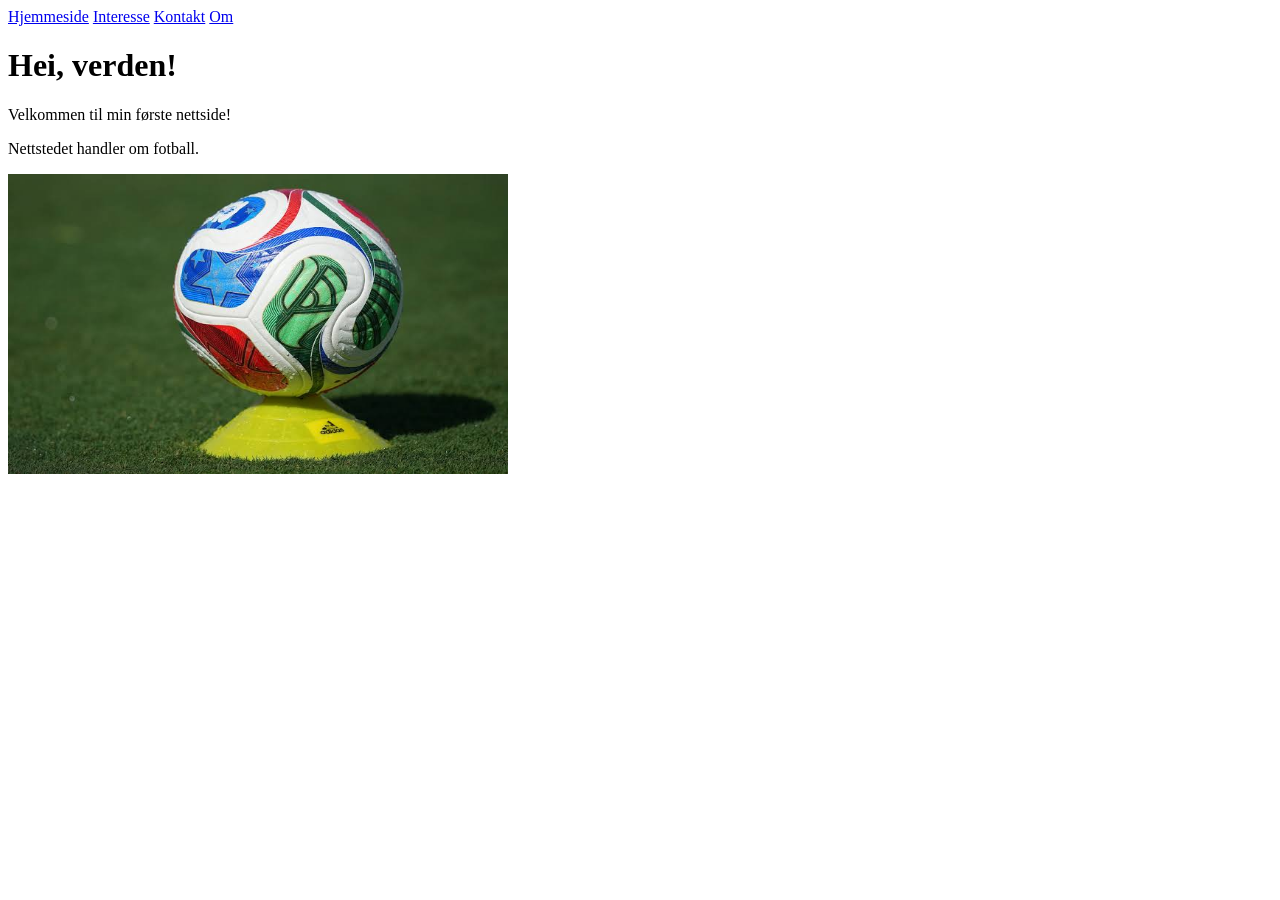
<file: HTML/min_interesse/index.html>
<html>
    <head>
        <title>Min interesse nettside. Velkommen! </title>
    </head>
    <body>
<header>
    <nav>
        <a href="index.html">Hjemmeside</a>
        <a href="interesse.html">Interesse</a>
        <a href="kontakt.html">Kontakt</a>
        <a href="om.html">Om</a>
    </nav>
</header>


        <h1>Hei, verden!</h1>
        <p>Velkommen til min første nettside!</p>
        <p>Nettstedet handler om fotball.</p>

<img src="./bilder/fotball.jpg" alt="Fotball" width="500" height="300">
    </body>
    </html>
</file>
<file: GH/assets/style.css>
:root{color-scheme:dark;--bg:#0a1221;--surface:#111d31;--surface2:#17263d;--text:#f2f6ff;--muted:#a7b6ce;--line:#293b56;--accent:#7cdbbd;--blue:#7b9eff;--shadow:0 20px 55px #0003}*{box-sizing:border-box}html{scroll-behavior:smooth}body{margin:0;font-family:Inter,ui-sans-serif,system-ui,-apple-system,"Segoe UI",sans-serif;background:var(--bg);color:var(--text);line-height:1.55}a{color:inherit;text-decoration:none}button,input{font:inherit}button{cursor:pointer}button:focus-visible,a:focus-visible,input:focus-visible{outline:3px solid var(--accent);outline-offset:3px}.shell{width:min(1160px,calc(100% - 44px));margin:auto}.skip{position:absolute;top:-100px;left:12px;background:var(--accent);color:#102132;padding:10px;z-index:10}.skip:focus{top:10px}.top{position:sticky;top:0;z-index:5;background:color-mix(in srgb,var(--bg) 90%,transparent);backdrop-filter:blur(16px);border-bottom:1px solid var(--line)}.top-inner{display:flex;align-items:center;justify-content:space-between;min-height:74px;gap:20px}.brand{display:flex;align-items:center;gap:11px}.brand-mark{display:grid;place-items:center;width:43px;height:43px;background:var(--accent);color:#102132;border-radius:13px;font-weight:900}.brand strong{display:block;font-size:19px;line-height:1.15}.brand small{display:block;font-size:11px;color:var(--muted);letter-spacing:.06em}.top nav{display:flex;gap:28px;color:var(--muted);font-size:14px}.top nav a:hover{color:var(--accent)}.icon-btn{border:1px solid var(--line);background:var(--surface);color:var(--text);border-radius:12px;padding:8px 13px}.hero{position:relative;padding:92px 0 82px;min-height:535px}.hero>p{font-size:18px;max-width:585px;color:var(--muted)}.eyebrow,.kicker{font-size:12px;letter-spacing:.12em;font-weight:800;color:var(--accent)}.eyebrow{display:flex;align-items:center;gap:9px}.dot{width:8px;height:8px;background:var(--accent);border-radius:50%}h1,h2,h3,p{margin-top:0}h1{font-size:clamp(43px,5.5vw,76px);line-height:1.08;letter-spacing:-.055em;max-width:630px;margin:23px 0}h1 em{color:var(--accent);font-style:normal}h2{font-size:clamp(29px,3vw,39px);letter-spacing:-.035em;line-height:1.15;margin:9px 0 12px}.hero-actions{display:flex;gap:12px;flex-wrap:wrap;margin-top:28px}.primary,.secondary{display:inline-flex;align-items:center;justify-content:center;gap:12px;border-radius:12px;padding:13px 18px;font-weight:750;font-size:14px}.primary{background:var(--accent);color:#0b2430}.primary:hover{filter:brightness(1.08)}.secondary{border:1px solid var(--line);background:var(--surface)}.secondary:hover{border-color:var(--accent)}.stats{display:flex;gap:36px;margin-top:52px}.stats div{display:flex;flex-direction:column}.stats strong{font-size:25px}.stats span{font-size:12px;color:var(--muted)}.hero-art{position:absolute;right:0;top:105px;width:38%;transform:rotate(3deg)}.editor{border:1px solid #38536b;background:#0e1929;border-radius:18px;overflow:hidden;box-shadow:var(--shadow)}.editor-bar{display:flex;align-items:center;gap:6px;border-bottom:1px solid #2d4158;padding:13px}.editor-bar i{width:9px;height:9px;background:#ff7c86;border-radius:50%}.editor-bar i:nth-child(2){background:#f8c26d}.editor-bar i:nth-child(3){background:#78d8ad}.editor-bar span{font-size:11px;color:#95a9c4;margin-left:15px}.code{font-family:ui-monospace,SFMono-Regular,Consolas,monospace;font-size:clamp(11px,1.2vw,15px);line-height:2.05;padding:22px 17px;color:#dce8fa;white-space:nowrap}.code b{color:#b7a5ff;font-weight:500}.code .str{color:#a3e8bc}.code .fn{color:#83c5ff}.code .comment{color:#8194a8}.ln{color:#647991;display:inline-block;width:26px}.section{padding:38px 0 70px}.section-head{display:flex;align-items:end;justify-content:space-between;margin-bottom:24px;gap:20px}.section-head p{color:var(--muted);margin:0}.topic-grid{display:grid;grid-template-columns:repeat(3,1fr);gap:16px}.topic-card{display:flex;flex-direction:column;min-height:206px;background:var(--surface);border:1px solid var(--line);border-radius:18px;padding:22px;transition:transform .2s,border-color .2s}.topic-card:hover,.example-card:hover{transform:translateY(-3px);border-color:var(--accent)}.topic-icon{display:grid;place-items:center;width:42px;height:42px;border-radius:12px;background:#223d50;color:var(--accent);font-weight:800;font-size:18px;margin-bottom:15px}.topic-card h3{margin:0 0 5px;font-size:19px}.topic-card p{color:var(--muted);font-size:13px;flex:1;margin-bottom:16px}.topic-bottom{display:flex;justify-content:space-between;color:var(--accent);font-size:13px;font-weight:700}.feature{display:grid;grid-template-columns:1.2fr 1fr;gap:50px;align-items:center;padding:40px 46px;background:linear-gradient(115deg,#1b314b,#132b37);border:1px solid #38586c;border-radius:24px}.feature p{color:#c0cfdd;max-width:540px}.feature .primary{margin-top:12px}.feature-steps{display:grid;gap:10px}.feature-steps div{background:#ffffff0b;border:1px solid #ffffff18;border-radius:12px;padding:13px 16px;font-size:14px}.feature-steps span{color:#8ce5ca;font-weight:800;margin-right:12px}.filters{display:grid;gap:18px;margin:26px 0}.search{display:flex;align-items:center;gap:12px;background:var(--surface);border:1px solid var(--line);border-radius:14px;padding:0 17px;max-width:610px}.search span{font-size:27px;color:var(--muted)}.search input{background:transparent;color:var(--text);border:0;outline:0;padding:15px 0;width:100%}.search input::placeholder{color:var(--muted)}.chips{display:flex;gap:8px;flex-wrap:wrap}.chip{border:1px solid var(--line);background:var(--surface);color:var(--muted);border-radius:30px;padding:7px 13px;font-size:12px}.chip[aria-pressed=true]{background:var(--accent);color:#0d2430;border-color:var(--accent);font-weight:800}.example-grid{display:grid;grid-template-columns:repeat(3,1fr);gap:13px}.example-card{display:flex;flex-direction:column;background:var(--surface);border:1px solid var(--line);border-radius:15px;padding:18px;transition:transform .2s,border-color .2s;min-height:156px}.example-card .meta{font-size:11px;font-weight:750;color:var(--accent);text-transform:uppercase;letter-spacing:.06em}.example-card h3{font-size:16px;line-height:1.35;margin:11px 0 7px}.example-card p{font-size:12px;color:var(--muted);margin-bottom:12px;flex:1}.example-card .open{font-size:12px;color:var(--accent);font-weight:800}.result-count{color:var(--muted);font-size:13px}.empty{color:var(--muted);padding:20px}.tips{border-top:1px solid var(--line);padding:58px 0 70px}.tip-grid{display:grid;grid-template-columns:repeat(4,1fr);gap:18px}.tip-grid p{color:var(--muted);font-size:13px}.tip-grid strong{color:var(--text);font-size:14px}footer{border-top:1px solid var(--line);padding:28px 0}.footer-inner{display:flex;justify-content:space-between;align-items:center;gap:20px}.footer-inner p,.footer-inner>span{font-size:12px;color:var(--muted);margin:5px 0}.light{color-scheme:light;--bg:#f4f8fc;--surface:#fff;--surface2:#e8eff8;--text:#15243a;--muted:#5c6b80;--line:#d9e2ed;--accent:#087c65;--blue:#3c67b6;--shadow:0 20px 55px #253d541c}.light .feature{background:#e0f2ed;border-color:#a9d9ca}.light .feature p{color:#425e57}.light .feature-steps div{background:#fff9;border-color:#c0ded3}.light .feature-steps span{color:#087c65}.light .topic-icon{background:#e4f4ef}.light .editor{background:#0e1929}.light .code{color:#dce8fa}@media(max-width:900px){.hero-art{opacity:.22;right:0;pointer-events:none}.hero>p,.hero h1,.hero-actions,.stats{position:relative;z-index:1}.topic-grid,.example-grid{grid-template-columns:repeat(2,1fr)}.feature{gap:20px}}@media(max-width:600px){.shell{width:min(100% - 30px,1160px)}.top-inner{min-height:65px}.top nav{gap:12px;font-size:12px}.top nav a:last-child{display:none}.brand small{display:none}.hero{padding:70px 0 55px;min-height:0}.hero-art{display:none}.stats{gap:22px;margin-top:35px}.topic-grid,.example-grid,.feature,.tip-grid{grid-template-columns:1fr}.feature{padding:25px}.section{padding:30px 0 50px}.topic-card{min-height:180px}.footer-inner{align-items:start;flex-direction:column}}@media(prefers-reduced-motion:reduce){html{scroll-behavior:auto}*{transition:none!important}}
</file>
<file: Testing/kurs.css>
*{box-sizing:border-box}body{margin:0;font-family:system-ui,Arial,sans-serif;background:#f4f7fb;color:#172b4d;line-height:1.55}header{background:#142c50;color:white;padding:24px max(22px,calc((100vw - 1000px)/2))}header p{color:#d4e2f3;margin:4px 0}main{max-width:1000px;margin:auto;padding:26px 20px 60px}.back{display:inline-block;margin-bottom:15px;color:#1c5aa5}h1{margin:0;font-size:2rem}h2{margin:0 0 8px}.lead{font-size:1.1rem;color:#415673}.grid{display:grid;grid-template-columns:repeat(auto-fit,minmax(260px,1fr));gap:17px}.card,.panel{background:white;border:1px solid #dce4ee;border-radius:14px;padding:22px;box-shadow:0 3px 12px #1a3a5b0b}.card h2{font-size:1.15rem}.card p{min-height:50px}.btn{display:inline-block;text-decoration:none;background:#205da6;color:white;border-radius:9px;padding:10px 15px;font-weight:650;margin:4px 7px 4px 0}.btn.good{background:#16704e}.btn.secondary{background:#e7edf6;color:#19385e}.btn:hover{filter:brightness(.93)}.btn:focus-visible,a:focus-visible{outline:3px solid #ffb300;outline-offset:3px}.steps{padding-left:24px}.pair{display:grid;grid-template-columns:repeat(2,minmax(0,1fr));gap:18px}.preview{width:100%;height:340px;border:1px solid #ccd6e3;border-radius:8px;background:white}.tag{display:inline-block;background:#eaf1fb;color:#20518e;padding:4px 9px;border-radius:20px;font-size:.85rem}.code{white-space:pre;overflow:auto;background:#152337;color:#eaf2ff;padding:14px;border-radius:8px;font-size:.8rem;max-height:300px}details{margin-top:12px}summary{cursor:pointer;font-weight:650}footer{max-width:1000px;margin:auto;padding:15px 20px;color:#63748a}@media(max-width:700px){.pair{grid-template-columns:1fr}h1{font-size:1.55rem}}
</file>
<file: CSS/boksmodell-oppg/style.css>
body {
    background-color: lightgray;
    font-family: Arial;
}




nav {
    display: flex;
    gap: 30px;
    justify-content: center;
}

nav a {
    color: black;
}

nav a:hover {
    color: blue;
}

.intro {
    text-align: center;
    margin: 20px;
}
h1 {
    color: darkblue;
}


h2 {
    color: darkgreen;
}


p {
    font-size: 16px;
}


img {
    width: 250px;
}


/* Alle kort får denne stilen */

.kort {
    width: 300px;

    padding: 20px;

    margin: 20px;

    border: 2px solid black;

    background-color: white;
}


/* Bare favorittkortet får denne stilen */

.favoritt {
    border: 5px solid darkblue;
    background-color: lightyellow;
}


footer {
    text-align: center;
}

.kort-container {
    display: flex;
    justify-content: flex-start;
    flex-wrap: wrap;
}
</file>
<file: CSS/boksmodell/style.css>
.kort {
    width: 300px;
    padding: 20px;
    border: 2px solid black;
    margin: 20px;
}
</file>
<file: CSS/flexbox/style.css>
body {
    background-color: lightgray;
    font-family: Arial;
}




nav {
    display: flex;
    gap: 50px;
    justify-content: center;
}

nav a {
    color: black;
}

nav a:hover {
    color: blue;
}

.intro {
    text-align: center;
    margin: 20px;
}
h1 {
    color: darkblue;
}


h2 {
    color: darkgreen;
}


p {
    font-size: 16px;
}


img {
    width: 250px;
}


/* Alle kort får denne stilen */

.kort {
    width: 300px;

    padding: 20px;

    margin: 20px;

    border: 2px solid black;

    background-color: white;
}


/* Bare favorittkortet får denne stilen */

.favoritt {
    border: 5px solid darkblue;
    background-color: lightyellow;
}


footer {
    text-align: center;
}

.kort-container {
    display: flex;
    GAP: 20px;
    JUSTIFY-CONTENT: SPACE-BETWEEN;
    FLEX-WRAP: WRAP;
}
</file>
<file: HTML/hallo-verden/style.css>
h1{
    font-family: Arial, sans-serif;
}

.hei{
    color: red;
}

.linje2{
    color: blue;
}

.linje3{
    color: green;
}
</file>
